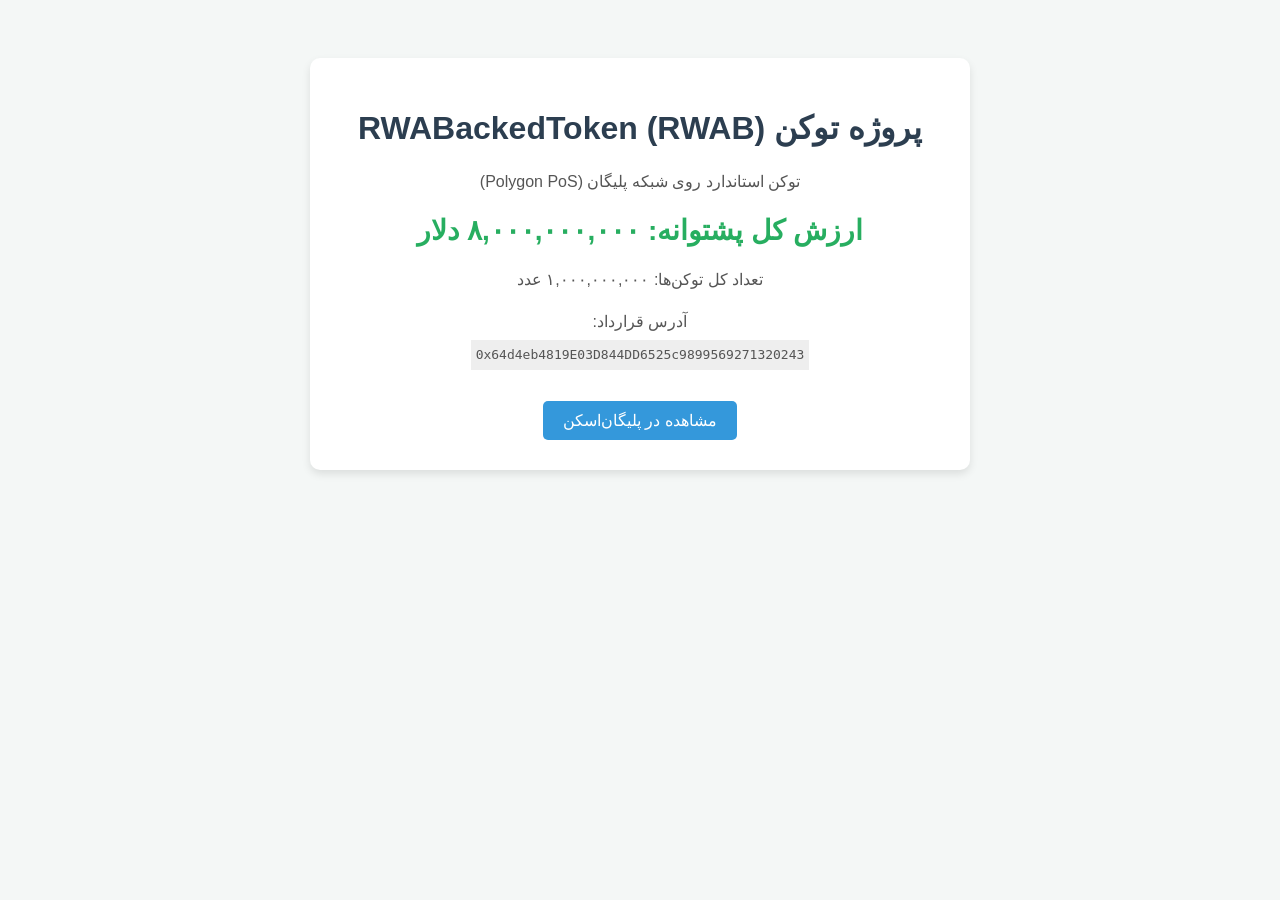
<file: Index.html>
<!DOCTYPE html>
<html lang="fa" dir="rtl">
<head>
    <meta charset="UTF-8">
    <title>اطلاعات و ارزش توکن RWAB</title>
    <style>
        body { font-family: Tahoma, sans-serif; background-color: #f4f7f6; text-align: center; padding: 50px; }
        .card { background: white; max-width: 600px; margin: 0 auto; padding: 30px; border-radius: 10px; box-shadow: 0 4px 8px rgba(0,0,0,0.1); }
        h1 { color: #2c3e50; }
        .value { font-size: 28px; color: #27ae60; font-weight: bold; margin: 20px 0; }
        p { color: #555; line-height: 1.6; }
        .btn { display: inline-block; background: #3498db; color: white; padding: 10px 20px; text-decoration: none; border-radius: 5px; margin-top: 15px; }
    </style>
</head>
<body>
    <div class="card">
        <h1>پروژه توکن RWABackedToken (RWAB)</h1>
        <p>توکن استاندارد روی شبکه پلیگان (Polygon PoS)</p>
        
        <div class="value">ارزش کل پشتوانه: ۸,۰۰۰,۰۰۰,۰۰۰ دلار</div>
        
        <p>تعداد کل توکن‌ها: ۱,۰۰۰,۰۰۰,۰۰۰ عدد</p>
        <p>آدرس قرارداد: <br><code style="background:#eee; padding:5px; display:inline-block; margin-top:5px;">0x64d4eb4819E03D844DD6525c9899569271320243</code></p>
        
        <a class="btn" href="https://polygonscan.com/token/0x64d4eb4819E03D844DD6525c9899569271320243" target="_blank">مشاهده در پلیگان‌اسکن</a>
    </div>
</body>
</html>
</file>
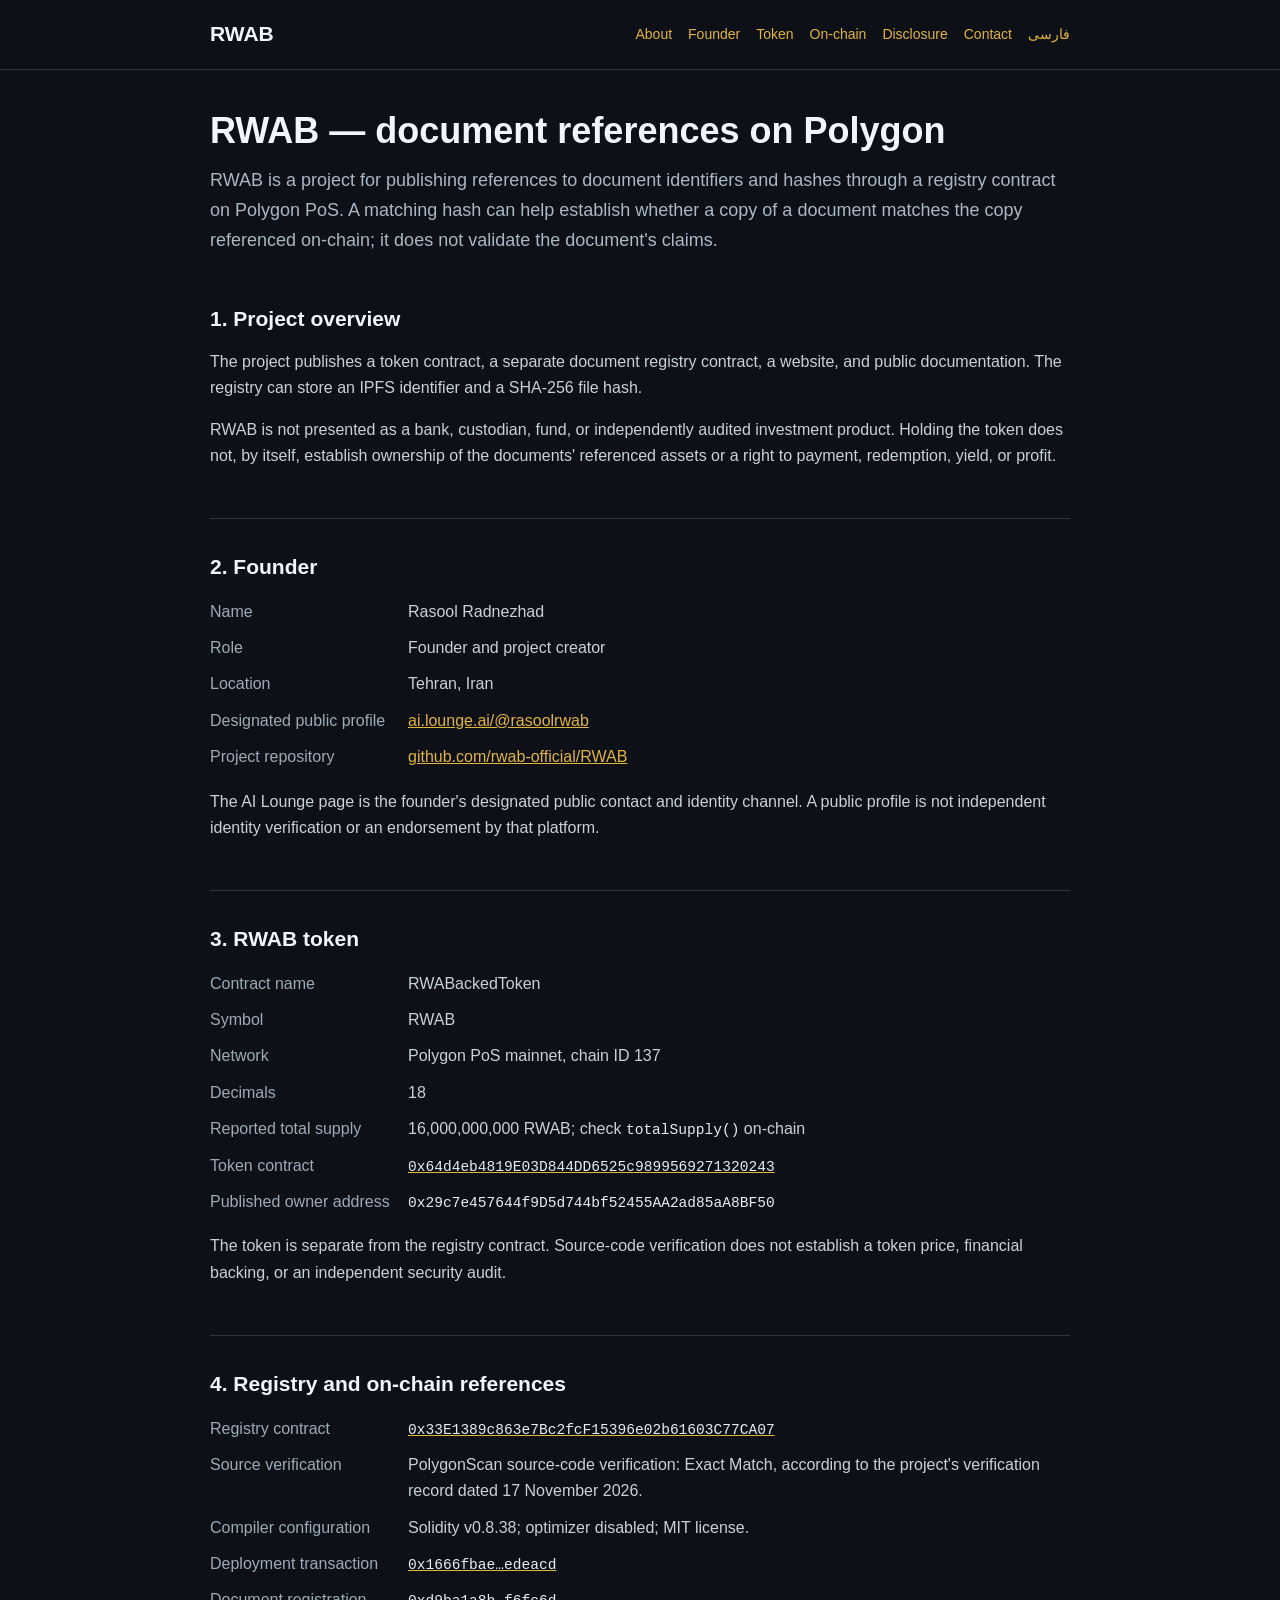
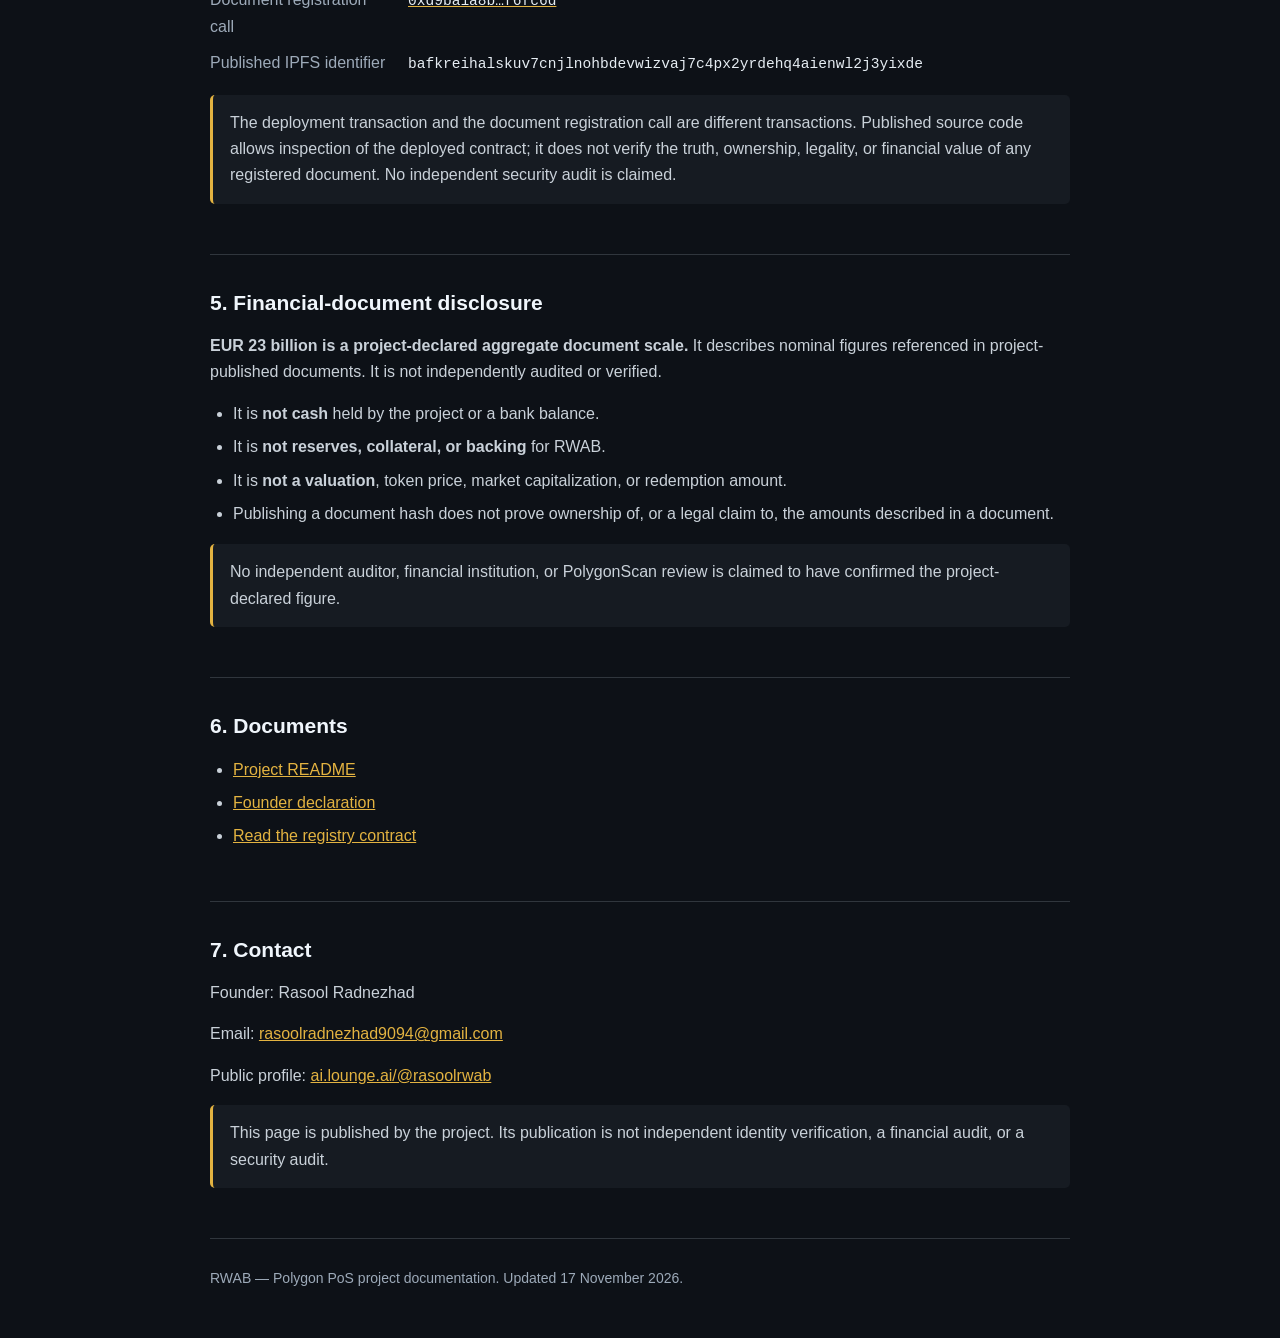
<file: index.html>
<!DOCTYPE html>
<html lang="en">
<head>
  <meta charset="utf-8">
  <meta name="viewport" content="width=device-width, initial-scale=1">
  <meta name="description" content="RWAB publishes information about its Polygon token, document registry, founder, and project disclosures.">
  <meta name="theme-color" content="#0d1117">
  <link rel="icon" href="favicon.png">
  <link rel="canonical" href="https://rwab-official.github.io/RWAB/">
  <link rel="alternate" hreflang="fa" href="https://rwab-official.github.io/RWAB/fa.html">
  <title>RWAB | Document Registry on Polygon</title>
  <style>
    * { box-sizing: border-box; }
    body {
      margin: 0;
      background: #0d1117;
      color: #c9d1d9;
      font: 16px/1.65 Arial, Helvetica, sans-serif;
    }
    .wrap { width: min(100% - 36px, 860px); margin: auto; }
    header { border-bottom: 1px solid #30363d; }
    .bar {
      display: flex;
      align-items: center;
      justify-content: space-between;
      gap: 16px;
      flex-wrap: wrap;
      padding: 17px 0;
    }
    .brand { color: #f0f6fc; font-size: 21px; font-weight: bold; text-decoration: none; }
    nav { display: flex; flex-wrap: wrap; gap: 8px 16px; }
    nav a { font-size: 14px; text-decoration: none; }
    a { color: #e3b341; overflow-wrap: anywhere; }
    h1, h2, h3 { color: #f0f6fc; line-height: 1.3; }
    h1 { font-size: clamp(26px, 6vw, 36px); margin: 38px 0 12px; }
    h2 { font-size: 21px; margin: 0 0 17px; }
    h3 { font-size: 17px; margin: 24px 0 9px; }
    p { margin: 0 0 15px; }
    .lead { font-size: 18px; color: #aab7c6; }
    section { padding: 34px 0; border-bottom: 1px solid #30363d; }
    .data {
      display: grid;
      grid-template-columns: 180px minmax(0, 1fr);
      gap: 10px 18px;
      margin: 18px 0;
    }
    .label { color: #9daab9; }
    .data > div { min-width: 0; overflow-wrap: anywhere; }
    code { overflow-wrap: anywhere; color: #e6edf3; font-size: .91em; }
    ul { padding-left: 23px; margin: 8px 0 17px; }
    li { margin: 7px 0; }
    .notice {
      padding: 15px 17px;
      margin: 16px 0;
      background: #161b22;
      border-left: 3px solid #e3b341;
      border-radius: 5px;
    }
    footer { padding: 28px 0 48px; color: #9daab9; font-size: 14px; }
    @media (max-width: 620px) {
      .data { grid-template-columns: 1fr; gap: 3px; }
      .label { margin-top: 10px; font-weight: bold; }
    }
  </style>
</head>
<body>
  <header>
    <div class="wrap bar">
      <a class="brand" href="index.html">RWAB</a>
      <nav aria-label="Main navigation">
        <a href="#about">About</a>
        <a href="#founder">Founder</a>
        <a href="#token">Token</a>
        <a href="#onchain">On-chain</a>
        <a href="#disclosure">Disclosure</a>
        <a href="#contact">Contact</a>
        <a href="fa.html" lang="fa" hreflang="fa">فارسی</a>
      </nav>
    </div>
  </header>

  <main class="wrap">
    <h1>RWAB — document references on Polygon</h1>
    <p class="lead">RWAB is a project for publishing references to document identifiers and hashes through a registry contract on Polygon PoS. A matching hash can help establish whether a copy of a document matches the copy referenced on-chain; it does not validate the document's claims.</p>

    <section id="about">
      <h2>1. Project overview</h2>
      <p>The project publishes a token contract, a separate document registry contract, a website, and public documentation. The registry can store an IPFS identifier and a SHA-256 file hash.</p>
      <p>RWAB is not presented as a bank, custodian, fund, or independently audited investment product. Holding the token does not, by itself, establish ownership of the documents' referenced assets or a right to payment, redemption, yield, or profit.</p>
    </section>

    <section id="founder">
      <h2>2. Founder</h2>
      <div class="data">
        <div class="label">Name</div><div>Rasool Radnezhad</div>
        <div class="label">Role</div><div>Founder and project creator</div>
        <div class="label">Location</div><div>Tehran, Iran</div>
        <div class="label">Designated public profile</div>
        <div><a href="https://ai.lounge.ai/@rasoolrwab" rel="me noopener">ai.lounge.ai/@rasoolrwab</a></div>
        <div class="label">Project repository</div>
        <div><a href="https://github.com/rwab-official/RWAB" rel="noopener">github.com/rwab-official/RWAB</a></div>
      </div>
      <p>The AI Lounge page is the founder's designated public contact and identity channel. A public profile is not independent identity verification or an endorsement by that platform.</p>
    </section>

    <section id="token">
      <h2>3. RWAB token</h2>
      <div class="data">
        <div class="label">Contract name</div><div>RWABackedToken</div>
        <div class="label">Symbol</div><div>RWAB</div>
        <div class="label">Network</div><div>Polygon PoS mainnet, chain ID 137</div>
        <div class="label">Decimals</div><div>18</div>
        <div class="label">Reported total supply</div><div>16,000,000,000 RWAB; check <code>totalSupply()</code> on-chain</div>
        <div class="label">Token contract</div>
        <div><a href="https://polygonscan.com/address/0x64d4eb4819E03D844DD6525c9899569271320243#code" rel="noopener"><code>0x64d4eb4819E03D844DD6525c9899569271320243</code></a></div>
        <div class="label">Published owner address</div>
        <div><code>0x29c7e457644f9D5d744bf52455AA2ad85aA8BF50</code></div>
      </div>
      <p>The token is separate from the registry contract. Source-code verification does not establish a token price, financial backing, or an independent security audit.</p>
    </section>

    <section id="onchain">
      <h2>4. Registry and on-chain references</h2>
      <div class="data">
        <div class="label">Registry contract</div>
        <div><a href="https://polygonscan.com/address/0x33E1389c863e7Bc2fcF15396e02b61603C77CA07#code" rel="noopener"><code>0x33E1389c863e7Bc2fcF15396e02b61603C77CA07</code></a></div>
        <div class="label">Source verification</div>
        <div>PolygonScan source-code verification: Exact Match, according to the project's verification record dated 17 November 2026.</div>
        <div class="label">Compiler configuration</div>
        <div>Solidity v0.8.38; optimizer disabled; MIT license.</div>
        <div class="label">Deployment transaction</div>
        <div><a href="https://polygonscan.com/tx/0x1666fbaefc268ecfc5f0050174acfc59d27cf071be6aa03902c0220304edeacd" rel="noopener"><code>0x1666fbae…edeacd</code></a></div>
        <div class="label">Document registration call</div>
        <div><a href="https://polygonscan.com/tx/0xd9ba1a8b3ef66ee59257e5107c70299a8add98d2b13a28dc36c02ff461f6fc6d" rel="noopener"><code>0xd9ba1a8b…f6fc6d</code></a></div>
        <div class="label">Published IPFS identifier</div>
        <div><code>bafkreihalskuv7cnjlnohbdevwizvaj7c4px2yrdehq4aienwl2j3yixde</code></div>
      </div>
      <p class="notice">The deployment transaction and the document registration call are different transactions. Published source code allows inspection of the deployed contract; it does not verify the truth, ownership, legality, or financial value of any registered document. No independent security audit is claimed.</p>
    </section>

    <section id="disclosure">
      <h2>5. Financial-document disclosure</h2>
      <p><strong>EUR 23 billion is a project-declared aggregate document scale.</strong> It describes nominal figures referenced in project-published documents. It is not independently audited or verified.</p>
      <ul>
        <li>It is <strong>not cash</strong> held by the project or a bank balance.</li>
        <li>It is <strong>not reserves, collateral, or backing</strong> for RWAB.</li>
        <li>It is <strong>not a valuation</strong>, token price, market capitalization, or redemption amount.</li>
        <li>Publishing a document hash does not prove ownership of, or a legal claim to, the amounts described in a document.</li>
      </ul>
      <p class="notice">No independent auditor, financial institution, or PolygonScan review is claimed to have confirmed the project-declared figure.</p>
    </section>

    <section id="resources">
      <h2>6. Documents</h2>
      <ul>
        <li><a href="https://github.com/rwab-official/RWAB/blob/main/README.md" rel="noopener">Project README</a></li>
        <li><a href="https://github.com/rwab-official/RWAB/blob/main/FOUNDER.md" rel="noopener">Founder declaration</a></li>
        <li><a href="https://polygonscan.com/address/0x33E1389c863e7Bc2fcF15396e02b61603C77CA07#readContract" rel="noopener">Read the registry contract</a></li>
      </ul>
    </section>

    <section id="contact">
      <h2>7. Contact</h2>
      <p>Founder: Rasool Radnezhad</p>
      <p>Email: <a href="mailto:rasoolradnezhad9094@gmail.com">rasoolradnezhad9094@gmail.com</a></p>
      <p>Public profile: <a href="https://ai.lounge.ai/@rasoolrwab" rel="me noopener">ai.lounge.ai/@rasoolrwab</a></p>
      <p class="notice">This page is published by the project. Its publication is not independent identity verification, a financial audit, or a security audit.</p>
    </section>
  </main>

  <footer><div class="wrap">RWAB — Polygon PoS project documentation. Updated 17 November 2026.</div></footer>
</body>
</html>
</file>
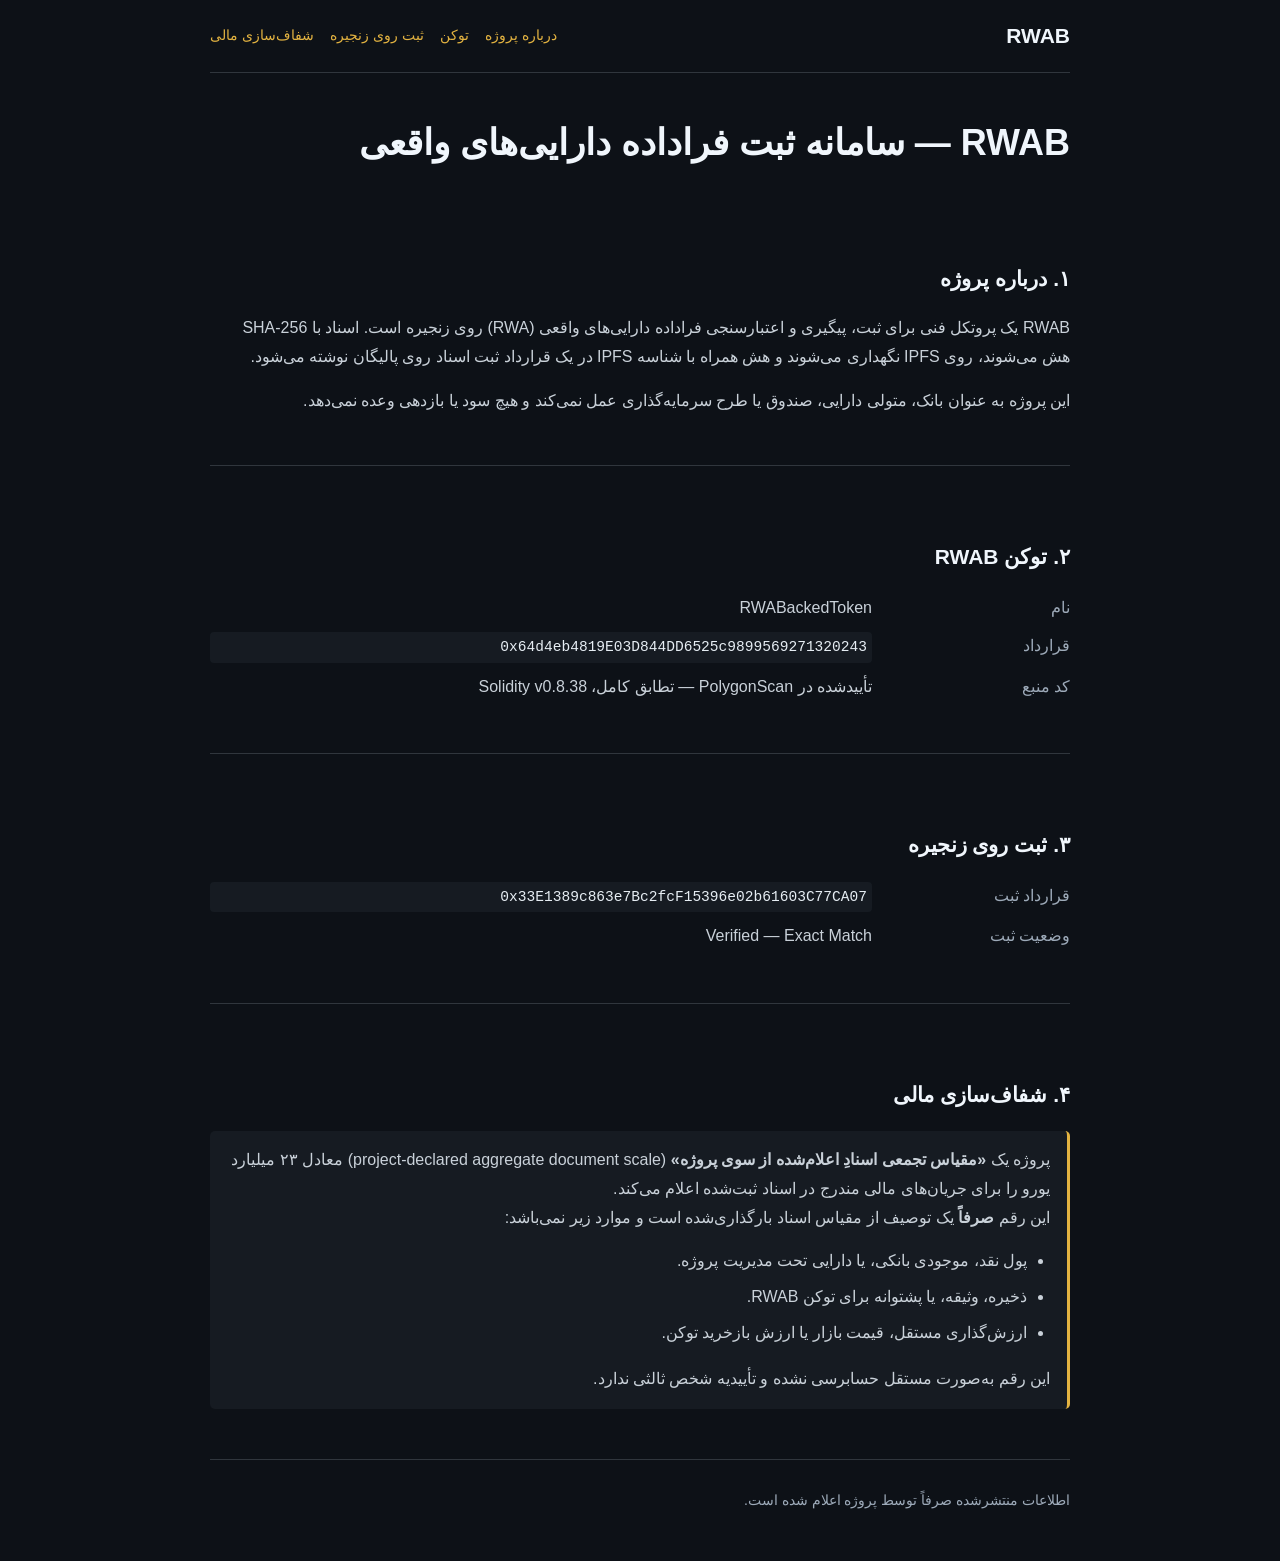
<file: fa.html>
<!DOCTYPE html>
<html lang="fa" dir="rtl">
<head>
  <meta charset="utf-8">
  <meta name="viewport" content="width=device-width, initial-scale=1">
  <meta name="description" content="اطلاعات توکن RWAB، قرارداد ثبت اسناد، بنیان‌گذار و شفاف‌سازی‌های پروژه روی پالیگان.">
  <meta name="theme-color" content="#0d1117">
  <link rel="icon" href="favicon.png">
  <link rel="canonical" href="https://rwab-official.github.io/RWAB/fa.html">
  <title>RWAB | ثبت ارجاع‌های اسناد روی پالیگان</title>
  <style>
    * { box-sizing: border-box; }
    body { margin: 0; background: #0d1117; color: #c9d1d9; font: 16px/1.8 Tahoma, Arial, sans-serif; text-align: right; }
    .wrap { width: min(100% - 36px, 860px); margin: auto; }
    header { border-bottom: 1px solid #30363d; padding: 17px 0; }
    .bar { display: flex; align-items: center; justify-content: space-between; gap: 16px; flex-wrap: wrap; }
    .brand { color: #f0f6fc; font-size: 21px; font-weight: bold; text-decoration: none; }
    nav { display: flex; flex-wrap: wrap; gap: 8px 16px; }
    nav a { font-size: 14px; text-decoration: none; color: #e3b341; }
    a { color: #e3b341; overflow-wrap: anywhere; }
    h1 { color: #f0f6fc; font-size: clamp(26px, 6vw, 36px); margin: 38px 0 12px; }
    h2 { color: #f0f6fc; font-size: 21px; margin: 38px 0 17px; }
    p { margin: 0 0 15px; }
    section { padding: 34px 0; border-bottom: 1px solid #30363d; }
    .data { display: grid; grid-template-columns: 180px minmax(0, 1fr); gap: 10px 18px; margin: 18px 0; }
    .label { color: #9daab9; }
    code { color: #e6edf3; font-size: .91em; direction: ltr; unicode-bidi: isolate; background: #161b22; padding: 2px 5px; border-radius: 4px; }
    ul { padding-right: 23px; margin: 8px 0 17px; }
    li { margin: 7px 0; }
    .notice { padding: 15px 17px; margin: 16px 0; background: #161b22; border-right: 3px solid #e3b341; border-radius: 5px; }
    footer { padding: 28px 0 48px; color: #9daab9; font-size: 14px; }
    @media (max-width: 620px) {
      .data { grid-template-columns: 1fr; gap: 3px; }
      .label { margin-top: 10px; font-weight: bold; }
    }
  </style>
</head>
<body>
<header class="wrap">
  <div class="bar">
    <a class="brand" href="fa.html">RWAB</a>
    <nav aria-label="فهرست اصلی">
      <a href="#about">درباره پروژه</a>
      <a href="#token">توکن</a>
      <a href="#onchain">ثبت روی زنجیره</a>
      <a href="#disclosure">شفاف‌سازی مالی</a>
    </nav>
  </div>
</header>

<main class="wrap">
  <h1>RWAB — سامانه ثبت فراداده دارایی‌های واقعی</h1>

  <section id="about">
    <h2>۱. درباره پروژه</h2>
    <p>RWAB یک پروتکل فنی برای ثبت، پیگیری و اعتبارسنجی فراداده دارایی‌های واقعی (RWA) روی زنجیره است. اسناد با SHA-256 هش می‌شوند، روی IPFS نگهداری می‌شوند و هش همراه با شناسه IPFS در یک قرارداد ثبت اسناد روی پالیگان نوشته می‌شود.</p>
    <p>این پروژه به عنوان بانک، متولی دارایی، صندوق یا طرح سرمایه‌گذاری عمل نمی‌کند و هیچ سود یا بازدهی وعده نمی‌دهد.</p>
  </section>

  <section id="token">
    <h2>۲. توکن RWAB</h2>
    <div class="data">
      <div class="label">نام</div><div>RWABackedToken</div>
      <div class="label">قرارداد</div><code>0x64d4eb4819E03D844DD6525c9899569271320243</code>
      <div class="label">کد منبع</div><div>تأییدشده در PolygonScan — تطابق کامل، Solidity v0.8.38</div>
    </div>
  </section>

  <section id="onchain">
    <h2>۳. ثبت روی زنجیره</h2>
    <div class="data">
      <div class="label">قرارداد ثبت</div><code>0x33E1389c863e7Bc2fcF15396e02b61603C77CA07</code>
      <div class="label">وضعیت ثبت</div><div>Verified — Exact Match</div>
    </div>
  </section>

  <section id="disclosure">
    <h2>۴. شفاف‌سازی مالی</h2>
    <div class="notice">
      پروژه یک <strong>«مقیاس تجمعی اسنادِ اعلام‌شده از سوی پروژه»</strong> (project-declared aggregate document scale) معادل ۲۳ میلیارد یورو را برای جریان‌های مالی مندرج در اسناد ثبت‌شده اعلام می‌کند.
      <p>این رقم <strong>صرفاً</strong> یک توصیف از مقیاس اسناد بارگذاری‌شده است و موارد زیر نمی‌باشد:</p>
      <ul>
        <li>پول نقد، موجودی بانکی، یا دارایی تحت مدیریت پروژه.</li>
        <li>ذخیره، وثیقه، یا پشتوانه برای توکن RWAB.</li>
        <li>ارزش‌گذاری مستقل، قیمت بازار یا ارزش بازخرید توکن.</li>
      </ul>
      این رقم به‌صورت مستقل حسابرسی نشده و تأییدیه شخص ثالثی ندارد.
    </div>
  </section>
</main>

<footer class="wrap">
  اطلاعات منتشرشده صرفاً توسط پروژه اعلام شده است.
</footer>
</body>
</html>
</file>
